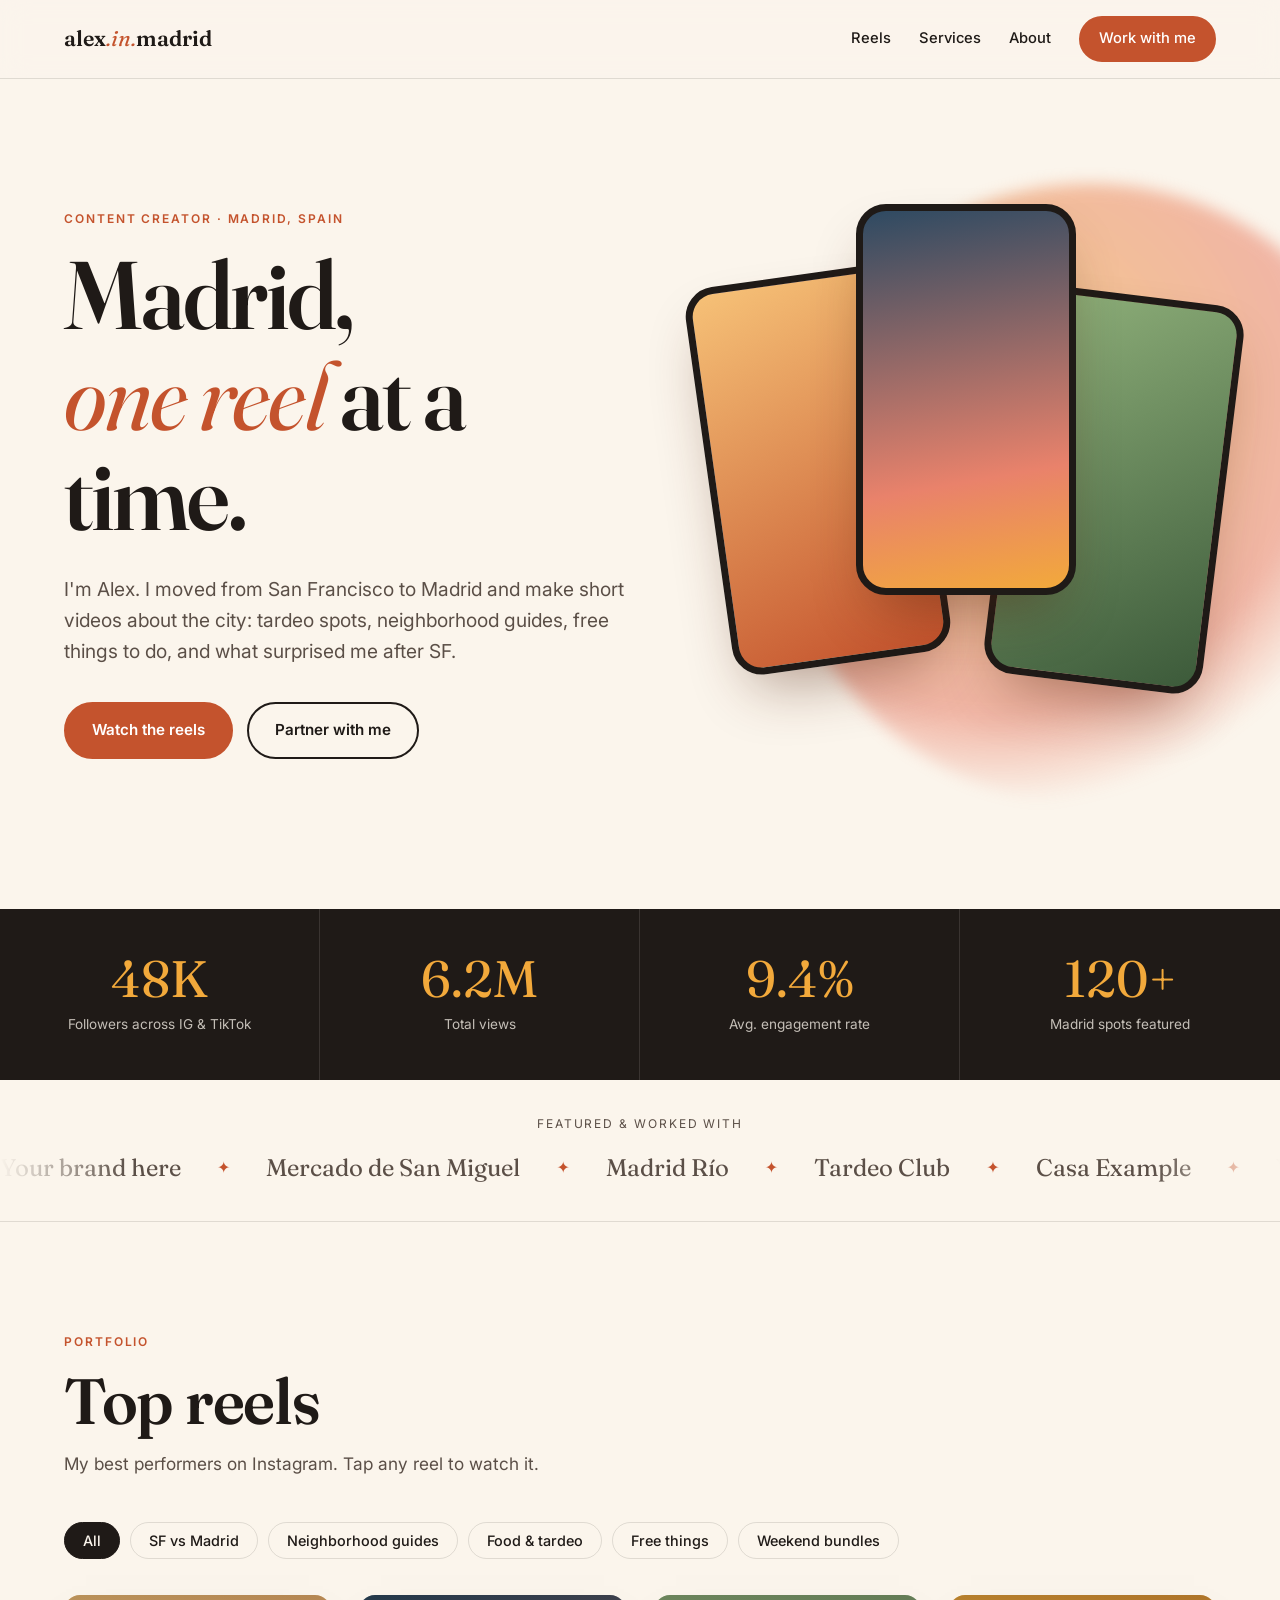
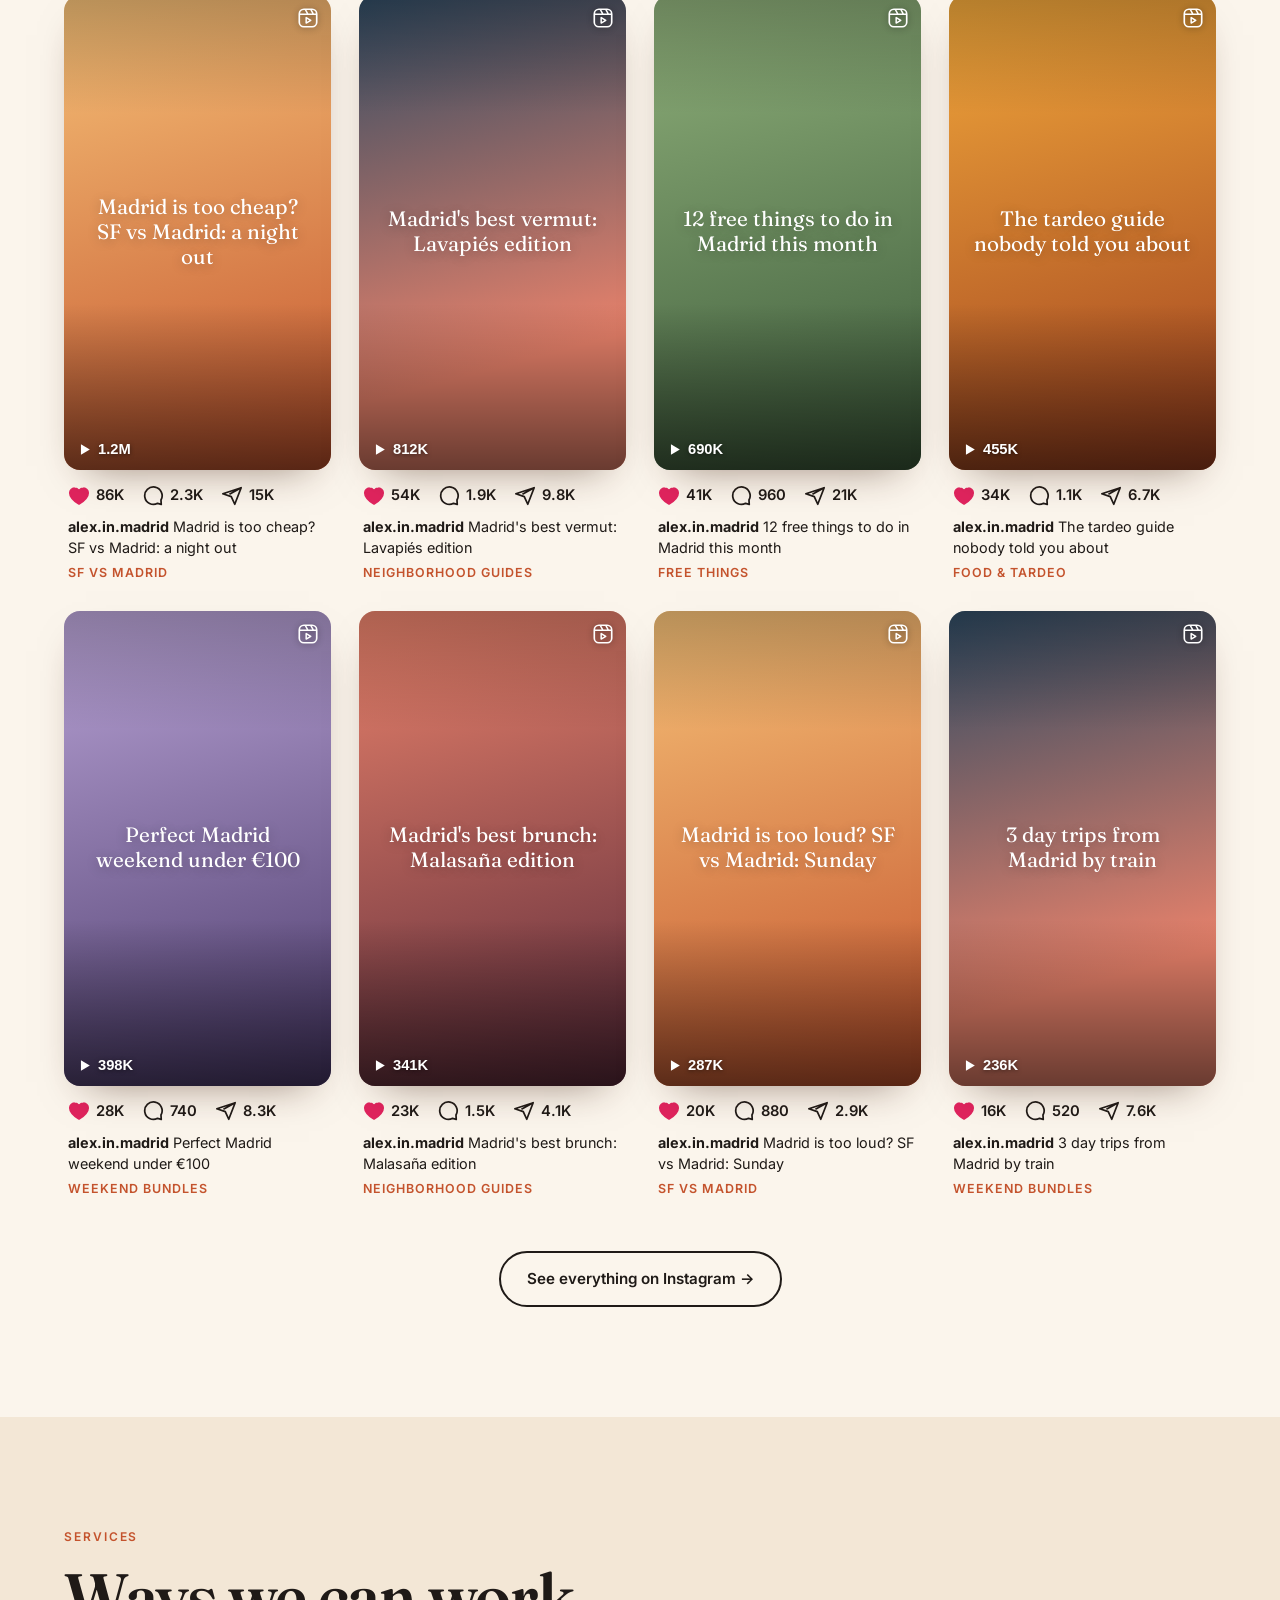
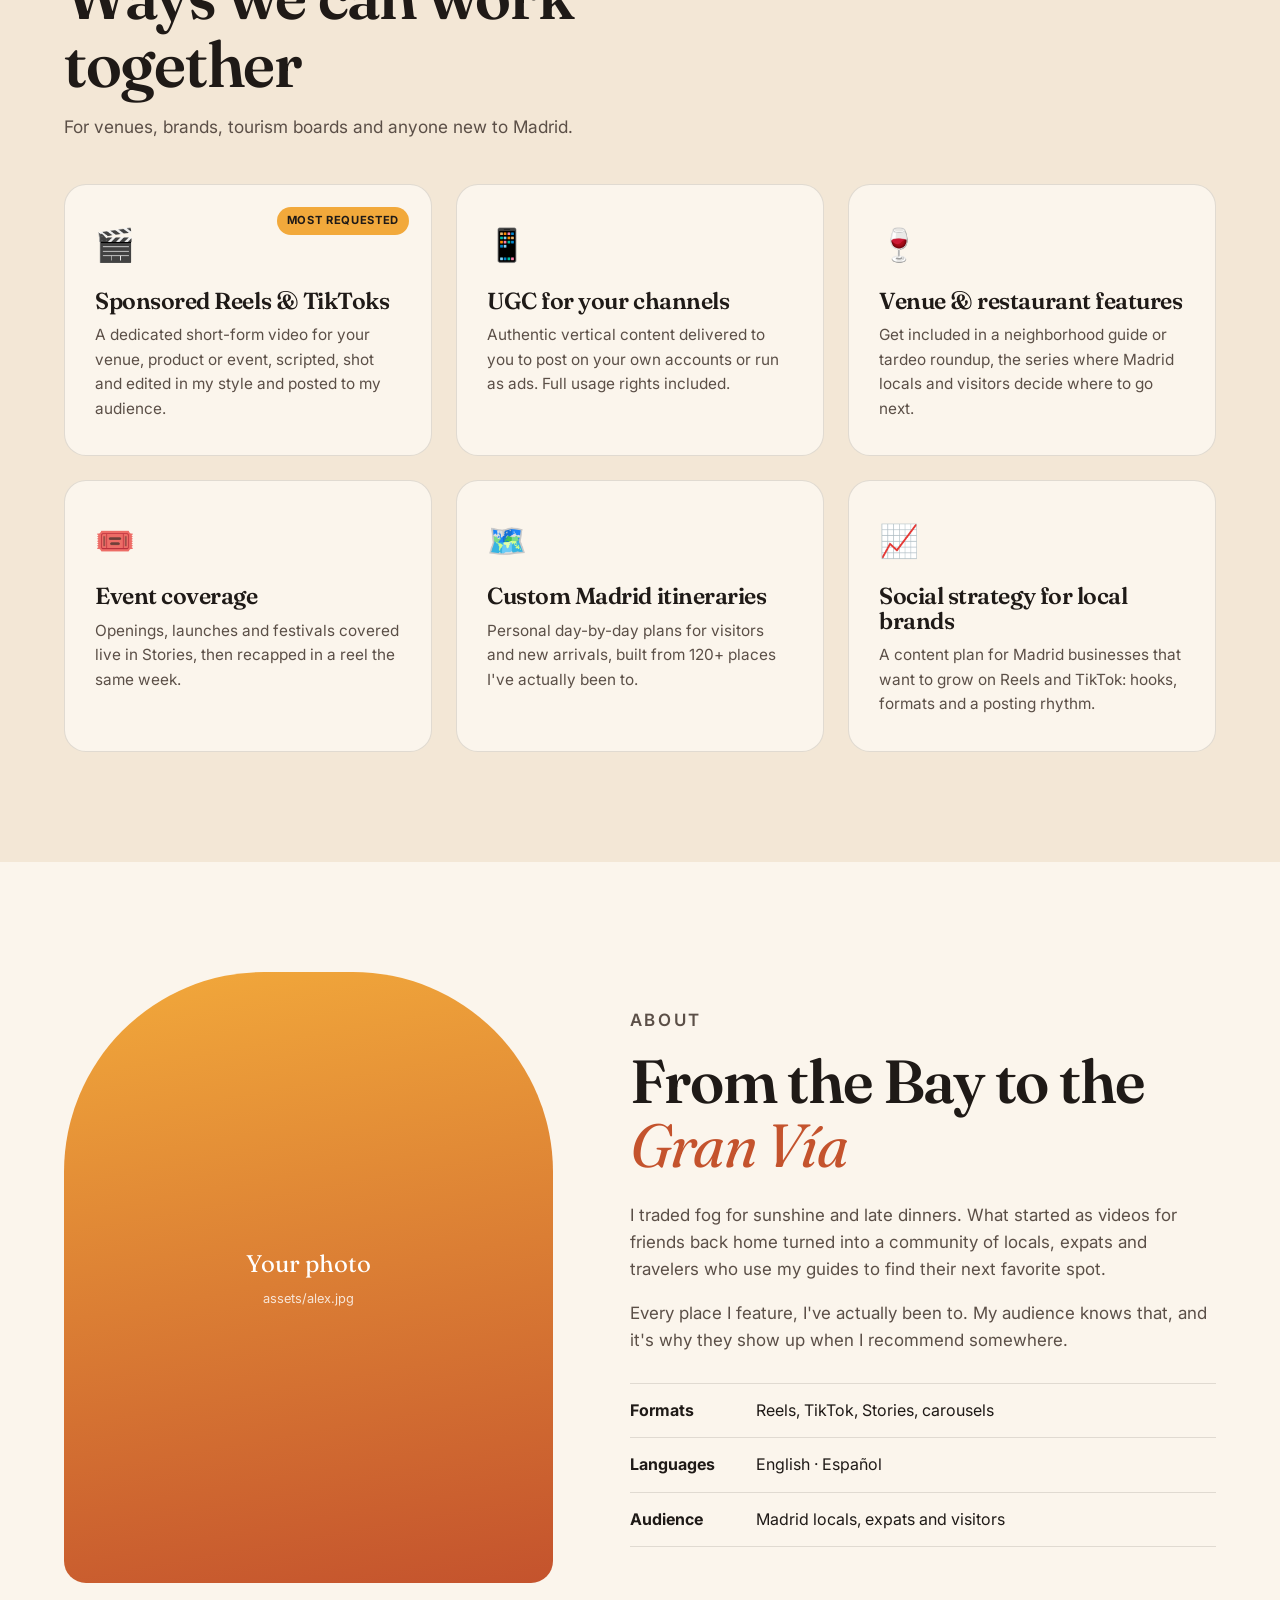
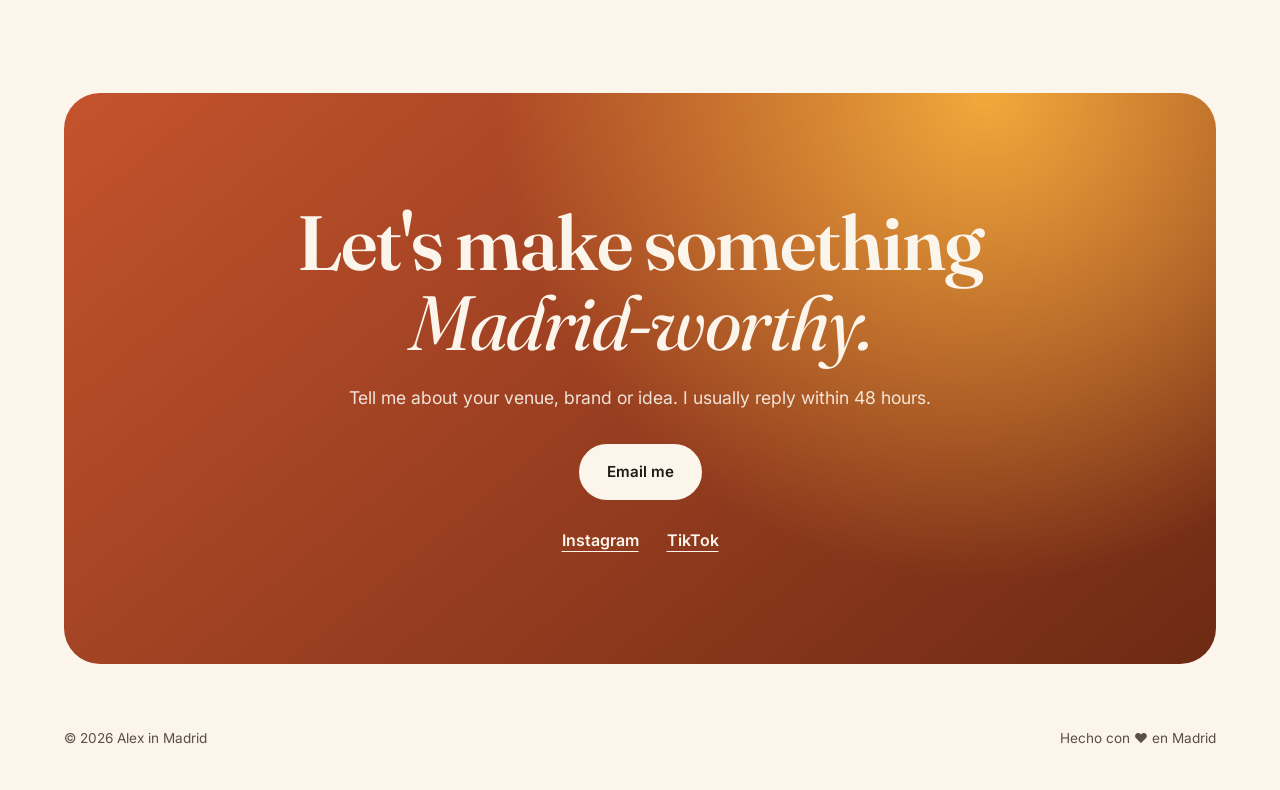
<file: index.html>
<!doctype html>
<html lang="en">
<head>
  <meta charset="utf-8" />
  <meta name="viewport" content="width=device-width, initial-scale=1" />
  <title>Alex in Madrid</title>
  <meta name="description" content="Alex in Madrid: short-form videos about the best of Madrid. Portfolio, top reels and creator services." />
  <link rel="preconnect" href="https://fonts.googleapis.com" />
  <link rel="preconnect" href="https://fonts.gstatic.com" crossorigin />
  <link href="https://fonts.googleapis.com/css2?family=Fraunces:ital,opsz,wght@0,9..144,400;0,9..144,600;1,9..144,400;1,9..144,600&family=Inter:wght@400;500;600;700&display=swap" rel="stylesheet" />
  <link rel="stylesheet" href="styles.css" />
</head>
<body>
  <header class="nav">
    <a class="logo" href="#top">alex<span>.in.</span>madrid</a>
    <nav>
      <a href="#reels">Reels</a>
      <a href="#services">Services</a>
      <a href="#about">About</a>
      <a class="btn btn-small" href="#contact">Work with me</a>
    </nav>
  </header>

  <main id="top">
    <!-- HERO -->
    <section class="hero">
      <div class="sun" aria-hidden="true"></div>
      <div class="hero-text">
        <p class="eyebrow">Content creator · Madrid, Spain</p>
        <h1>Madrid,<br /><em>one reel</em> at a time.</h1>
        <p class="lede">I'm Alex. I moved from San Francisco to Madrid and make short videos about the city: tardeo spots, neighborhood guides, free things to do, and what surprised me after SF.</p>
        <div class="hero-cta">
          <a class="btn" href="#reels">Watch the reels</a>
          <a class="btn btn-ghost" href="#contact">Partner with me</a>
        </div>
      </div>
      <div class="hero-phones" aria-hidden="true">
        <div class="phone p1"></div>
        <div class="phone p2"></div>
        <div class="phone p3"></div>
      </div>
    </section>

    <!-- STATS -->
    <section class="stats" id="stats"></section>

    <!-- BRANDS -->
    <section class="brands" id="brands" hidden>
      <p>Featured & worked with</p>
      <div class="marquee"><div class="marquee-track" id="brandTrack"></div></div>
    </section>

    <!-- REELS -->
    <section class="section" id="reels">
      <div class="section-head">
        <p class="eyebrow">Portfolio</p>
        <h2>Top reels</h2>
        <p class="sub">My best performers on Instagram. Tap any reel to watch it.</p>
      </div>
      <div class="chips" id="chips" role="tablist"></div>
      <div class="reel-grid" id="reelGrid"></div>
      <div class="center"><a class="btn btn-ghost" id="igLink" target="_blank" rel="noopener">See everything on Instagram →</a></div>
    </section>

    <!-- SERVICES -->
    <section class="section section-alt" id="services">
      <div class="section-head">
        <p class="eyebrow">Services</p>
        <h2>Ways we can work together</h2>
        <p class="sub">For venues, brands, tourism boards and anyone new to Madrid.</p>
      </div>
      <div class="service-grid" id="serviceGrid"></div>
    </section>

    <!-- ABOUT -->
    <section class="section about" id="about">
      <div class="about-photo">
        <!-- Replace with: <img src="assets/alex.jpg" alt="Alex in Madrid"> -->
        <div class="photo-placeholder"><span>Your photo</span><small>assets/alex.jpg</small></div>
      </div>
      <div class="about-text">
        <p class="eyebrow">About</p>
        <h2>From the Bay to the <em>Gran Vía</em></h2>
        <p>I traded fog for sunshine and late dinners. What started as videos for friends back home turned into a community of locals, expats and travelers who use my guides to find their next favorite spot.</p>
        <p>Every place I feature, I've actually been to. My audience knows that, and it's why they show up when I recommend somewhere.</p>
        <ul class="facts">
          <li><strong>Formats</strong> Reels, TikTok, Stories, carousels</li>
          <li><strong>Languages</strong> English · Español</li>
          <li><strong>Audience</strong> Madrid locals, expats and visitors</li>
        </ul>
      </div>
    </section>

    <!-- CONTACT -->
    <section class="contact" id="contact">
      <h2>Let's make something<br /><em>Madrid-worthy.</em></h2>
      <p>Tell me about your venue, brand or idea. I usually reply within 48 hours.</p>
      <a class="btn btn-light" id="emailBtn">Email me</a>
      <div class="socials">
        <a id="igSocial" target="_blank" rel="noopener">Instagram</a>
        <a id="ttSocial" target="_blank" rel="noopener">TikTok</a>
      </div>
    </section>
  </main>

  <footer class="footer">
    <span>© <span id="year"></span> Alex in Madrid</span>
    <span>Hecho con ❤️ en Madrid</span>
  </footer>

  <!-- Reel modal: shows the real Instagram embed -->
  <div class="modal" id="modal" hidden>
    <div class="modal-backdrop" data-close></div>
    <div class="modal-body" role="dialog" aria-modal="true" aria-label="Instagram reel">
      <button class="modal-close" data-close aria-label="Close">×</button>
      <div id="embedSlot"></div>
    </div>
  </div>

  <script src="data.js"></script>
  <script src="app.js"></script>
</body>
</html>
</file>
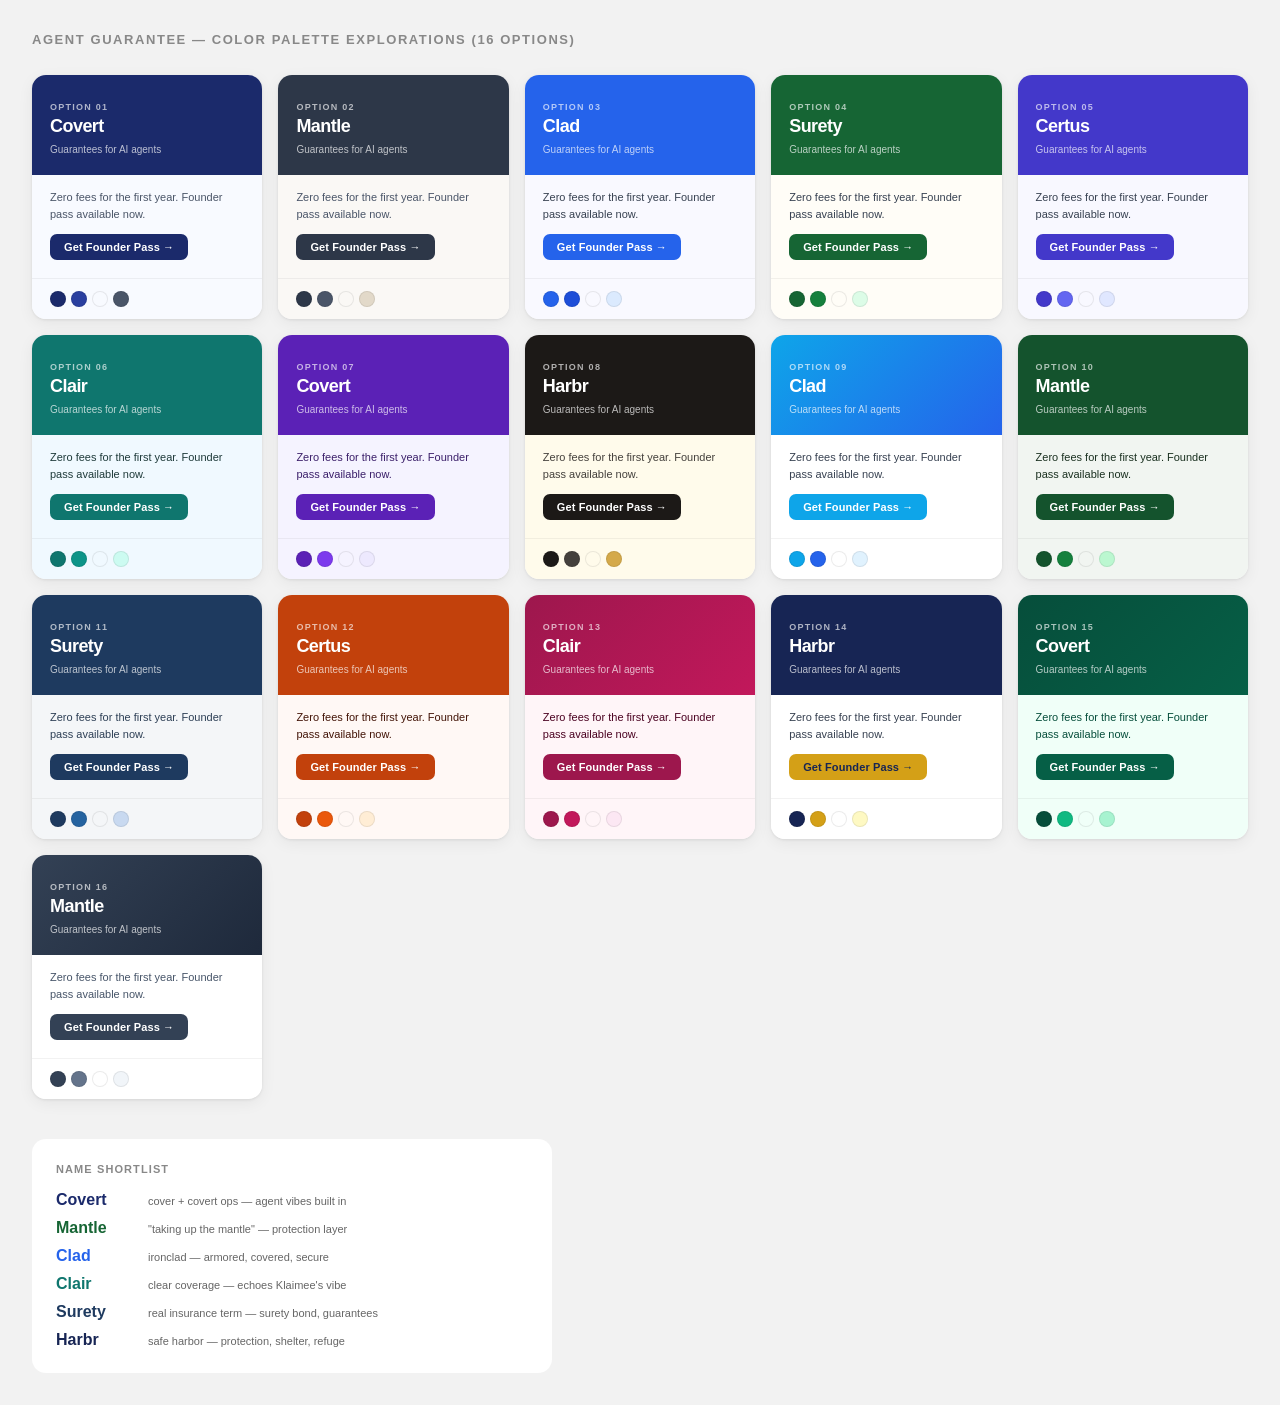
<file: preview-palettes.html>
<!DOCTYPE html>
<html lang="en">
<head>
<meta charset="UTF-8">
<meta name="viewport" content="width=device-width, initial-scale=1.0">
<title>Agent Guarantee — Color Scheme Preview</title>
<style>
  * { margin: 0; padding: 0; box-sizing: border-box; }
  body {
    font-family: -apple-system, BlinkMacSystemFont, 'Inter', 'Segoe UI', sans-serif;
    background: #F2F2F2;
    padding: 32px;
  }
  h1 {
    font-size: 13px;
    font-weight: 600;
    letter-spacing: 0.12em;
    text-transform: uppercase;
    color: #888;
    margin-bottom: 28px;
  }
  .grid {
    display: grid;
    grid-template-columns: repeat(auto-fill, minmax(220px, 1fr));
    gap: 16px;
  }
  .card {
    border-radius: 14px;
    overflow: hidden;
    box-shadow: 0 1px 3px rgba(0,0,0,0.08), 0 4px 16px rgba(0,0,0,0.06);
    background: white;
  }
  .card-hero {
    padding: 20px 18px 18px;
    min-height: 100px;
    display: flex;
    flex-direction: column;
    justify-content: flex-end;
    gap: 4px;
  }
  .card-hero .label {
    font-size: 9px;
    font-weight: 600;
    letter-spacing: 0.14em;
    text-transform: uppercase;
    opacity: 0.65;
  }
  .card-hero .brand {
    font-size: 18px;
    font-weight: 700;
    letter-spacing: -0.03em;
  }
  .card-hero .tagline {
    font-size: 10px;
    opacity: 0.7;
    margin-top: 2px;
    font-weight: 400;
    line-height: 1.4;
  }
  .card-body {
    padding: 14px 18px 18px;
    background: var(--bg);
    display: flex;
    flex-direction: column;
    gap: 12px;
  }
  .card-body p {
    font-size: 11px;
    color: var(--text-muted);
    line-height: 1.5;
  }
  .cta-btn {
    display: inline-block;
    padding: 7px 14px;
    border-radius: 7px;
    font-size: 11px;
    font-weight: 600;
    letter-spacing: 0.01em;
    background: var(--accent);
    color: var(--btn-text, white);
    width: fit-content;
  }
  .swatches {
    display: flex;
    gap: 5px;
    padding: 12px 18px;
    background: var(--bg);
    border-top: 1px solid rgba(0,0,0,0.05);
  }
  .swatch {
    width: 16px;
    height: 16px;
    border-radius: 50%;
    border: 1px solid rgba(0,0,0,0.08);
  }
  .card-num {
    font-size: 9px;
    font-weight: 700;
    letter-spacing: 0.1em;
    color: #bbb;
    padding: 10px 18px 0;
    background: var(--bg);
  }
</style>
</head>
<body>

<h1>Agent Guarantee — Color Palette Explorations (16 options)</h1>

<div class="grid">

  <!-- 01: Royal Navy + Cloud White -->
  <div class="card">
    <div class="card-hero" style="background:#1B2A6B; color:white;">
      <span class="label">Option 01</span>
      <span class="brand">Covert</span>
      <span class="tagline">Guarantees for AI agents</span>
    </div>
    <div class="card-body" style="--bg:#F8FAFF; --text-muted:#4A5568; --accent:#1B2A6B;">
      <p>Zero fees for the first year. Founder pass available now.</p>
      <span class="cta-btn">Get Founder Pass →</span>
    </div>
    <div class="swatches" style="background:#F8FAFF;">
      <div class="swatch" style="background:#1B2A6B;"></div>
      <div class="swatch" style="background:#2A3F9F;"></div>
      <div class="swatch" style="background:#F8FAFF;"></div>
      <div class="swatch" style="background:#4A5568;"></div>
    </div>
  </div>

  <!-- 02: Warm Cream + Deep Slate -->
  <div class="card">
    <div class="card-hero" style="background:#2D3748; color:white;">
      <span class="label">Option 02</span>
      <span class="brand">Mantle</span>
      <span class="tagline">Guarantees for AI agents</span>
    </div>
    <div class="card-body" style="--bg:#FAF8F5; --text-muted:#4A5568; --accent:#2D3748;">
      <p>Zero fees for the first year. Founder pass available now.</p>
      <span class="cta-btn">Get Founder Pass →</span>
    </div>
    <div class="swatches" style="background:#FAF8F5;">
      <div class="swatch" style="background:#2D3748;"></div>
      <div class="swatch" style="background:#4A5568;"></div>
      <div class="swatch" style="background:#FAF8F5;"></div>
      <div class="swatch" style="background:#E2D9C9;"></div>
    </div>
  </div>

  <!-- 03: Pearl + Cobalt Blue -->
  <div class="card">
    <div class="card-hero" style="background:#2563EB; color:white;">
      <span class="label">Option 03</span>
      <span class="brand">Clad</span>
      <span class="tagline">Guarantees for AI agents</span>
    </div>
    <div class="card-body" style="--bg:#F9F9FF; --text-muted:#374151; --accent:#2563EB;">
      <p>Zero fees for the first year. Founder pass available now.</p>
      <span class="cta-btn">Get Founder Pass →</span>
    </div>
    <div class="swatches" style="background:#F9F9FF;">
      <div class="swatch" style="background:#2563EB;"></div>
      <div class="swatch" style="background:#1D4ED8;"></div>
      <div class="swatch" style="background:#F9F9FF;"></div>
      <div class="swatch" style="background:#DBEAFE;"></div>
    </div>
  </div>

  <!-- 04: Ivory + Forest Green -->
  <div class="card">
    <div class="card-hero" style="background:#166534; color:white;">
      <span class="label">Option 04</span>
      <span class="brand">Surety</span>
      <span class="tagline">Guarantees for AI agents</span>
    </div>
    <div class="card-body" style="--bg:#FFFDF7; --text-muted:#374151; --accent:#166534;">
      <p>Zero fees for the first year. Founder pass available now.</p>
      <span class="cta-btn">Get Founder Pass →</span>
    </div>
    <div class="swatches" style="background:#FFFDF7;">
      <div class="swatch" style="background:#166534;"></div>
      <div class="swatch" style="background:#15803D;"></div>
      <div class="swatch" style="background:#FFFDF7;"></div>
      <div class="swatch" style="background:#DCFCE7;"></div>
    </div>
  </div>

  <!-- 05: Soft White + Indigo -->
  <div class="card">
    <div class="card-hero" style="background:#4338CA; color:white;">
      <span class="label">Option 05</span>
      <span class="brand">Certus</span>
      <span class="tagline">Guarantees for AI agents</span>
    </div>
    <div class="card-body" style="--bg:#F8F8FF; --text-muted:#374151; --accent:#4338CA;">
      <p>Zero fees for the first year. Founder pass available now.</p>
      <span class="cta-btn">Get Founder Pass →</span>
    </div>
    <div class="swatches" style="background:#F8F8FF;">
      <div class="swatch" style="background:#4338CA;"></div>
      <div class="swatch" style="background:#6366F1;"></div>
      <div class="swatch" style="background:#F8F8FF;"></div>
      <div class="swatch" style="background:#E0E7FF;"></div>
    </div>
  </div>

  <!-- 06: Sky Mist + Deep Teal -->
  <div class="card">
    <div class="card-hero" style="background:#0F766E; color:white;">
      <span class="label">Option 06</span>
      <span class="brand">Clair</span>
      <span class="tagline">Guarantees for AI agents</span>
    </div>
    <div class="card-body" style="--bg:#F0F9FF; --text-muted:#1E3A3A; --accent:#0F766E;">
      <p>Zero fees for the first year. Founder pass available now.</p>
      <span class="cta-btn">Get Founder Pass →</span>
    </div>
    <div class="swatches" style="background:#F0F9FF;">
      <div class="swatch" style="background:#0F766E;"></div>
      <div class="swatch" style="background:#0D9488;"></div>
      <div class="swatch" style="background:#F0F9FF;"></div>
      <div class="swatch" style="background:#CCFBF1;"></div>
    </div>
  </div>

  <!-- 07: Lavender + Deep Violet -->
  <div class="card">
    <div class="card-hero" style="background:#5B21B6; color:white;">
      <span class="label">Option 07</span>
      <span class="brand">Covert</span>
      <span class="tagline">Guarantees for AI agents</span>
    </div>
    <div class="card-body" style="--bg:#F5F3FF; --text-muted:#3B1F6A; --accent:#5B21B6;">
      <p>Zero fees for the first year. Founder pass available now.</p>
      <span class="cta-btn">Get Founder Pass →</span>
    </div>
    <div class="swatches" style="background:#F5F3FF;">
      <div class="swatch" style="background:#5B21B6;"></div>
      <div class="swatch" style="background:#7C3AED;"></div>
      <div class="swatch" style="background:#F5F3FF;"></div>
      <div class="swatch" style="background:#EDE9FE;"></div>
    </div>
  </div>

  <!-- 08: Champagne + Near-Black -->
  <div class="card">
    <div class="card-hero" style="background:#1C1917; color:white;">
      <span class="label">Option 08</span>
      <span class="brand">Harbr</span>
      <span class="tagline">Guarantees for AI agents</span>
    </div>
    <div class="card-body" style="--bg:#FFFBEB; --text-muted:#44403C; --accent:#1C1917;">
      <p>Zero fees for the first year. Founder pass available now.</p>
      <span class="cta-btn">Get Founder Pass →</span>
    </div>
    <div class="swatches" style="background:#FFFBEB;">
      <div class="swatch" style="background:#1C1917;"></div>
      <div class="swatch" style="background:#44403C;"></div>
      <div class="swatch" style="background:#FFFBEB;"></div>
      <div class="swatch" style="background:#D4A94A;"></div>
    </div>
  </div>

  <!-- 09: White + Sky Blue gradient hero -->
  <div class="card">
    <div class="card-hero" style="background: linear-gradient(135deg, #0EA5E9 0%, #2563EB 100%); color:white;">
      <span class="label">Option 09</span>
      <span class="brand">Clad</span>
      <span class="tagline">Guarantees for AI agents</span>
    </div>
    <div class="card-body" style="--bg:#FFFFFF; --text-muted:#374151; --accent:#0EA5E9;">
      <p>Zero fees for the first year. Founder pass available now.</p>
      <span class="cta-btn">Get Founder Pass →</span>
    </div>
    <div class="swatches" style="background:#FFFFFF;">
      <div class="swatch" style="background:#0EA5E9;"></div>
      <div class="swatch" style="background:#2563EB;"></div>
      <div class="swatch" style="background:#FFFFFF;"></div>
      <div class="swatch" style="background:#E0F2FE;"></div>
    </div>
  </div>

  <!-- 10: Sage + Dark Green -->
  <div class="card">
    <div class="card-hero" style="background:#14532D; color:white;">
      <span class="label">Option 10</span>
      <span class="brand">Mantle</span>
      <span class="tagline">Guarantees for AI agents</span>
    </div>
    <div class="card-body" style="--bg:#F1F5F1; --text-muted:#1A3020; --accent:#14532D;">
      <p>Zero fees for the first year. Founder pass available now.</p>
      <span class="cta-btn">Get Founder Pass →</span>
    </div>
    <div class="swatches" style="background:#F1F5F1;">
      <div class="swatch" style="background:#14532D;"></div>
      <div class="swatch" style="background:#15803D;"></div>
      <div class="swatch" style="background:#F1F5F1;"></div>
      <div class="swatch" style="background:#BBF7D0;"></div>
    </div>
  </div>

  <!-- 11: Silver Mist + Prussian Blue -->
  <div class="card">
    <div class="card-hero" style="background:#1E3A5F; color:white;">
      <span class="label">Option 11</span>
      <span class="brand">Surety</span>
      <span class="tagline">Guarantees for AI agents</span>
    </div>
    <div class="card-body" style="--bg:#F4F6F8; --text-muted:#2D3F55; --accent:#1E3A5F;">
      <p>Zero fees for the first year. Founder pass available now.</p>
      <span class="cta-btn">Get Founder Pass →</span>
    </div>
    <div class="swatches" style="background:#F4F6F8;">
      <div class="swatch" style="background:#1E3A5F;"></div>
      <div class="swatch" style="background:#2563A0;"></div>
      <div class="swatch" style="background:#F4F6F8;"></div>
      <div class="swatch" style="background:#C8D9F0;"></div>
    </div>
  </div>

  <!-- 12: Warm White + Terracotta -->
  <div class="card">
    <div class="card-hero" style="background:#C2410C; color:white;">
      <span class="label">Option 12</span>
      <span class="brand">Certus</span>
      <span class="tagline">Guarantees for AI agents</span>
    </div>
    <div class="card-body" style="--bg:#FFF8F5; --text-muted:#431407; --accent:#C2410C;">
      <p>Zero fees for the first year. Founder pass available now.</p>
      <span class="cta-btn">Get Founder Pass →</span>
    </div>
    <div class="swatches" style="background:#FFF8F5;">
      <div class="swatch" style="background:#C2410C;"></div>
      <div class="swatch" style="background:#EA580C;"></div>
      <div class="swatch" style="background:#FFF8F5;"></div>
      <div class="swatch" style="background:#FFEDD5;"></div>
    </div>
  </div>

  <!-- 13: Linen + Dark Rose Gold -->
  <div class="card">
    <div class="card-hero" style="background: linear-gradient(135deg, #9D174D 0%, #C2185B 100%); color:white;">
      <span class="label">Option 13</span>
      <span class="brand">Clair</span>
      <span class="tagline">Guarantees for AI agents</span>
    </div>
    <div class="card-body" style="--bg:#FFF5F8; --text-muted:#4A0020; --accent:#9D174D;">
      <p>Zero fees for the first year. Founder pass available now.</p>
      <span class="cta-btn">Get Founder Pass →</span>
    </div>
    <div class="swatches" style="background:#FFF5F8;">
      <div class="swatch" style="background:#9D174D;"></div>
      <div class="swatch" style="background:#C2185B;"></div>
      <div class="swatch" style="background:#FFF5F8;"></div>
      <div class="swatch" style="background:#FCE7F3;"></div>
    </div>
  </div>

  <!-- 14: White + Navy + Gold accent -->
  <div class="card">
    <div class="card-hero" style="background:#172554; color:white;">
      <span class="label">Option 14</span>
      <span class="brand">Harbr</span>
      <span class="tagline">Guarantees for AI agents</span>
    </div>
    <div class="card-body" style="--bg:#FFFFFF; --text-muted:#374151; --accent:#D4A017;">
      <p>Zero fees for the first year. Founder pass available now.</p>
      <span class="cta-btn" style="background:#D4A017; color:#172554;">Get Founder Pass →</span>
    </div>
    <div class="swatches" style="background:#FFFFFF;">
      <div class="swatch" style="background:#172554;"></div>
      <div class="swatch" style="background:#D4A017;"></div>
      <div class="swatch" style="background:#FFFFFF;"></div>
      <div class="swatch" style="background:#FEF9C3;"></div>
    </div>
  </div>

  <!-- 15: Mint + Deep Navy gradient -->
  <div class="card">
    <div class="card-hero" style="background: linear-gradient(135deg, #064E3B 0%, #065F46 100%); color:white;">
      <span class="label">Option 15</span>
      <span class="brand">Covert</span>
      <span class="tagline">Guarantees for AI agents</span>
    </div>
    <div class="card-body" style="--bg:#F0FFF8; --text-muted:#064E3B; --accent:#065F46;">
      <p>Zero fees for the first year. Founder pass available now.</p>
      <span class="cta-btn">Get Founder Pass →</span>
    </div>
    <div class="swatches" style="background:#F0FFF8;">
      <div class="swatch" style="background:#064E3B;"></div>
      <div class="swatch" style="background:#10B981;"></div>
      <div class="swatch" style="background:#F0FFF8;"></div>
      <div class="swatch" style="background:#A7F3D0;"></div>
    </div>
  </div>

  <!-- 16: True White + Slate Blue (clean SaaS) -->
  <div class="card">
    <div class="card-hero" style="background: linear-gradient(135deg, #334155 0%, #1E293B 100%); color:white;">
      <span class="label">Option 16</span>
      <span class="brand">Mantle</span>
      <span class="tagline">Guarantees for AI agents</span>
    </div>
    <div class="card-body" style="--bg:#FFFFFF; --text-muted:#475569; --accent:#334155;">
      <p>Zero fees for the first year. Founder pass available now.</p>
      <span class="cta-btn">Get Founder Pass →</span>
    </div>
    <div class="swatches" style="background:#FFFFFF;">
      <div class="swatch" style="background:#334155;"></div>
      <div class="swatch" style="background:#64748B;"></div>
      <div class="swatch" style="background:#FFFFFF;"></div>
      <div class="swatch" style="background:#F1F5F9;"></div>
    </div>
  </div>

</div>

<div style="margin-top:40px; padding:24px; background:white; border-radius:14px; max-width:520px;">
  <p style="font-size:11px; font-weight:600; letter-spacing:0.1em; text-transform:uppercase; color:#888; margin-bottom:16px;">Name Shortlist</p>
  <div style="display:flex; flex-direction:column; gap:10px;">
    <div style="display:flex; gap:12px; align-items:baseline;">
      <span style="font-size:16px; font-weight:700; color:#1B2A6B; min-width:80px;">Covert</span>
      <span style="font-size:11px; color:#666;">cover + covert ops — agent vibes built in</span>
    </div>
    <div style="display:flex; gap:12px; align-items:baseline;">
      <span style="font-size:16px; font-weight:700; color:#166534; min-width:80px;">Mantle</span>
      <span style="font-size:11px; color:#666;">"taking up the mantle" — protection layer</span>
    </div>
    <div style="display:flex; gap:12px; align-items:baseline;">
      <span style="font-size:16px; font-weight:700; color:#2563EB; min-width:80px;">Clad</span>
      <span style="font-size:11px; color:#666;">ironclad — armored, covered, secure</span>
    </div>
    <div style="display:flex; gap:12px; align-items:baseline;">
      <span style="font-size:16px; font-weight:700; color:#0F766E; min-width:80px;">Clair</span>
      <span style="font-size:11px; color:#666;">clear coverage — echoes Klaimee's vibe</span>
    </div>
    <div style="display:flex; gap:12px; align-items:baseline;">
      <span style="font-size:16px; font-weight:700; color:#1E3A5F; min-width:80px;">Surety</span>
      <span style="font-size:11px; color:#666;">real insurance term — surety bond, guarantees</span>
    </div>
    <div style="display:flex; gap:12px; align-items:baseline;">
      <span style="font-size:16px; font-weight:700; color:#172554; min-width:80px;">Harbr</span>
      <span style="font-size:11px; color:#666;">safe harbor — protection, shelter, refuge</span>
    </div>
  </div>
</div>

</body>
</html>
</file>
<file: styles.css>
:root {
  --cream: #fbf5ec;
  --sand: #f3e7d6;
  --ink: #1f1a17;
  --ink-soft: #5b4f47;
  --terracotta: #c4532d;
  --terracotta-dark: #9f3f1f;
  --saffron: #f2a93b;
  --rose: #e9826b;
  --line: rgba(31, 26, 23, 0.12);
  --serif: "Fraunces", Georgia, serif;
  --sans: "Inter", system-ui, -apple-system, sans-serif;
  --radius: 22px;
}

* { box-sizing: border-box; }
html { scroll-behavior: smooth; }
body {
  margin: 0;
  background: var(--cream);
  color: var(--ink);
  font-family: var(--sans);
  line-height: 1.6;
  -webkit-font-smoothing: antialiased;
  overflow-x: hidden;
}
a { color: inherit; }
h1, h2, h3 { font-family: var(--serif); font-weight: 600; line-height: 1.05; margin: 0; letter-spacing: -0.02em; }
em { font-style: italic; color: var(--terracotta); font-weight: 400; }
[hidden] { display: none !important; }

/* ── Nav ── */
.nav {
  position: sticky; top: 0; z-index: 50;
  display: flex; align-items: center; justify-content: space-between;
  padding: 16px clamp(16px, 5vw, 64px);
  background: rgba(251, 245, 236, 0.82);
  backdrop-filter: blur(14px);
  border-bottom: 1px solid var(--line);
}
.logo { font-family: var(--serif); font-size: 1.35rem; font-weight: 600; text-decoration: none; }
.logo span { color: var(--terracotta); font-style: italic; font-weight: 400; }
.nav nav { display: flex; align-items: center; gap: 28px; }
.nav nav a { text-decoration: none; font-size: 0.92rem; font-weight: 500; }
.nav nav a:not(.btn):hover { color: var(--terracotta); }

/* ── Buttons ── */
.btn {
  display: inline-block; padding: 14px 26px; border-radius: 999px;
  background: var(--terracotta); color: #fff; text-decoration: none;
  font-weight: 600; font-size: 0.95rem; border: 2px solid var(--terracotta);
  transition: transform .2s, background .2s;
}
.btn:hover { transform: translateY(-2px); background: var(--terracotta-dark); border-color: var(--terracotta-dark); }
.btn-small { padding: 9px 18px; font-size: 0.85rem; color: #fff !important; }
.btn-ghost { background: transparent; color: var(--ink); border-color: var(--ink); }
.btn-ghost:hover { background: var(--ink); color: var(--cream); border-color: var(--ink); }
.btn-light { background: var(--cream); color: var(--ink); border-color: var(--cream); }
.btn-light:hover { background: #fff; border-color: #fff; }

.eyebrow {
  text-transform: uppercase; letter-spacing: 0.16em; font-size: 0.75rem;
  font-weight: 600; color: var(--terracotta); margin: 0 0 16px;
}

/* ── Hero ── */
.hero {
  position: relative; display: grid; grid-template-columns: 1.1fr 1fr; align-items: center;
  gap: 40px; min-height: calc(100vh - 70px);
  padding: 60px clamp(16px, 5vw, 64px) 80px; overflow: hidden;
}
.sun {
  position: absolute; width: 620px; height: 620px; border-radius: 50%;
  right: -120px; top: 50%; transform: translateY(-50%);
  background: radial-gradient(circle at 35% 35%, var(--saffron), var(--rose) 55%, transparent 71%);
  opacity: 0.55; filter: blur(8px); z-index: 0;
}
.hero-text { position: relative; z-index: 1; }
.hero h1 { font-size: clamp(3rem, 7.5vw, 6.4rem); }
.lede { font-size: clamp(1.05rem, 1.6vw, 1.2rem); color: var(--ink-soft); max-width: 34em; margin: 28px 0 36px; }
.hero-cta { display: flex; gap: 14px; flex-wrap: wrap; }

.hero-phones { position: relative; height: 560px; z-index: 1; }
.phone {
  position: absolute; width: 220px; aspect-ratio: 9 / 16; border-radius: 30px;
  border: 7px solid var(--ink); box-shadow: 0 30px 60px -20px rgba(80, 30, 10, .45);
  background-size: cover; background-position: center;
}
.p1 { left: 4%; top: 70px; transform: rotate(-8deg); background: linear-gradient(160deg, #f6c177, #c4532d); animation: float 7s ease-in-out infinite; }
.p2 { left: 32%; top: 0; z-index: 2; background: linear-gradient(170deg, #2e4a62, #e9826b 70%, #f2a93b); animation: float 7s ease-in-out -2s infinite; }
.p3 { left: 60%; top: 90px; transform: rotate(7deg); background: linear-gradient(150deg, #8fb07a, #3c5a3a); animation: float 7s ease-in-out -4s infinite; }
@keyframes float { 50% { translate: 0 -14px; } }

/* ── Stats ── */
.stats {
  display: grid; grid-template-columns: repeat(4, 1fr);
  background: var(--ink); color: var(--cream);
}
.stat { padding: 44px 24px; text-align: center; border-right: 1px solid rgba(251, 245, 236, .12); }
.stat:last-child { border-right: 0; }
.stat-value { display: block; font-family: var(--serif); font-size: clamp(2.2rem, 4vw, 3.4rem); color: var(--saffron); line-height: 1; }
.stat-label { display: block; margin-top: 10px; font-size: .85rem; opacity: .75; }

/* ── Brands marquee ── */
.brands { padding: 34px 0; border-bottom: 1px solid var(--line); text-align: center; }
.brands p { margin: 0 0 16px; font-size: .75rem; letter-spacing: .16em; text-transform: uppercase; color: var(--ink-soft); }
.marquee { overflow: hidden; mask-image: linear-gradient(90deg, transparent, #000 10%, #000 90%, transparent); }
.marquee-track { display: flex; width: max-content; animation: scroll 32s linear infinite; }
.marquee-track > div { display: flex; align-items: center; gap: 36px; padding-right: 36px; white-space: nowrap; }
.marquee-track span { font-family: var(--serif); font-size: 1.5rem; color: var(--ink-soft); }
.marquee-track i { color: var(--terracotta); font-style: normal; }
@keyframes scroll { to { transform: translateX(-50%); } }

/* ── Sections ── */
.section { padding: 110px clamp(16px, 5vw, 64px); }
.section-alt { background: var(--sand); }
.section-head { max-width: 640px; margin-bottom: 44px; }
.section-head h2 { font-size: clamp(2.4rem, 5vw, 4rem); }
.sub { color: var(--ink-soft); font-size: 1.08rem; margin: 16px 0 0; }
.center { text-align: center; margin-top: 52px; }

/* ── Chips ── */
.chips { display: flex; gap: 10px; flex-wrap: wrap; margin-bottom: 36px; }
.chip {
  font: 500 .9rem var(--sans); padding: 9px 18px; border-radius: 999px; cursor: pointer;
  border: 1.5px solid var(--line); background: transparent; color: var(--ink); transition: .2s;
}
.chip:hover { border-color: var(--ink); }
.chip.active { background: var(--ink); color: var(--cream); border-color: var(--ink); }

/* ── Reels (Instagram-style) ── */
.reel-grid { display: grid; grid-template-columns: repeat(4, 1fr); gap: 28px; }
.reel { min-width: 0; }
.reel-cover {
  position: relative; display: block; width: 100%; aspect-ratio: 9 / 16; padding: 0;
  border: 0; border-radius: 16px; overflow: hidden; cursor: pointer; color: #fff;
  box-shadow: 0 18px 40px -22px rgba(60, 25, 10, .55); transition: transform .35s cubic-bezier(.2,.8,.2,1), box-shadow .35s;
}
.reel-cover:hover { transform: translateY(-6px); box-shadow: 0 28px 50px -22px rgba(60, 25, 10, .6); }
.reel-cover img { width: 100%; height: 100%; object-fit: cover; display: block; }
.reel-cover::after {
  content: ""; position: absolute; inset: 0;
  background: linear-gradient(to top, rgba(0,0,0,.55), transparent 35%, transparent 75%, rgba(0,0,0,.25));
}
.ph-0 { background: linear-gradient(165deg, #f6c177, #c4532d); }
.ph-1 { background: linear-gradient(165deg, #2e4a62, #e9826b 75%); }
.ph-2 { background: linear-gradient(165deg, #8fb07a, #3c5a3a); }
.ph-3 { background: linear-gradient(165deg, #f2a93b, #9f3f1f); }
.ph-4 { background: linear-gradient(165deg, #b9a3d6, #4b3a6b); }
.ph-5 { background: linear-gradient(165deg, #e9826b, #5b2a3a); }
.ph-text {
  position: absolute; inset: 0; display: flex; align-items: center; justify-content: center;
  padding: 22px; text-align: center; font-family: var(--serif); font-size: 1.3rem; line-height: 1.2;
  text-shadow: 0 2px 12px rgba(0,0,0,.25);
}
.reel-badge, .reel-views, .reel-play { position: absolute; z-index: 1; display: flex; align-items: center; }
.reel-badge { top: 12px; right: 12px; }
.reel-badge svg { width: 22px; height: 22px; filter: drop-shadow(0 1px 3px rgba(0,0,0,.4)); }
.reel-views { left: 12px; bottom: 12px; gap: 5px; font-weight: 600; font-size: .92rem; text-shadow: 0 1px 4px rgba(0,0,0,.5); }
.reel-views svg { width: 17px; height: 17px; }
.reel-play {
  inset: 0; margin: auto; width: 64px; height: 64px; justify-content: center; border-radius: 50%;
  background: rgba(255,255,255,.22); backdrop-filter: blur(6px); opacity: 0; transform: scale(.8); transition: .3s;
}
.reel-play svg { width: 28px; height: 28px; margin-left: 4px; }
.reel-cover:hover .reel-play { opacity: 1; transform: scale(1); }

.reel-meta { padding: 14px 4px 0; }
.reel-actions { display: flex; gap: 18px; font-weight: 600; font-size: .92rem; }
.reel-actions span { display: flex; align-items: center; gap: 6px; }
.reel-actions svg { width: 22px; height: 22px; }
.reel-actions span:first-child svg { color: #e0245e; }
.reel-actions span:first-child svg path { fill: #e0245e; stroke: #e0245e; }
.reel-caption {
  margin: 10px 0 4px; font-size: .9rem; line-height: 1.45;
  display: -webkit-box; -webkit-line-clamp: 2; -webkit-box-orient: vertical; overflow: hidden;
}
.reel-series { margin: 0; font-size: .78rem; color: var(--terracotta); font-weight: 600; text-transform: uppercase; letter-spacing: .08em; }

/* ── Services ── */
.service-grid { display: grid; grid-template-columns: repeat(3, 1fr); gap: 24px; }
.service {
  position: relative; background: var(--cream); border-radius: var(--radius); padding: 34px 30px;
  border: 1px solid var(--line); transition: transform .3s, box-shadow .3s;
}
.service:hover { transform: translateY(-4px); box-shadow: 0 24px 40px -28px rgba(60, 25, 10, .5); }
.service-icon { font-size: 2rem; display: block; margin-bottom: 18px; }
.service h3 { font-size: 1.45rem; margin-bottom: 10px; }
.service p { margin: 0; color: var(--ink-soft); font-size: .96rem; }
.service-tag {
  position: absolute; top: 22px; right: 22px; background: var(--saffron); color: var(--ink);
  font-size: .7rem; font-weight: 700; padding: 5px 10px; border-radius: 999px; text-transform: uppercase; letter-spacing: .06em;
}

/* ── About ── */
.about { display: grid; grid-template-columns: 1fr 1.2fr; gap: clamp(32px, 6vw, 90px); align-items: center; }
.about-photo img, .photo-placeholder {
  width: 100%; aspect-ratio: 4 / 5; border-radius: 200px 200px var(--radius) var(--radius); object-fit: cover; display: block;
}
.photo-placeholder {
  display: flex; flex-direction: column; gap: 6px; align-items: center; justify-content: center; text-align: center; color: #fff;
  font-family: var(--serif); font-size: 1.5rem; background: linear-gradient(170deg, var(--saffron), var(--terracotta));
}
.photo-placeholder small { font-family: var(--sans); font-size: .8rem; opacity: .8; }
.about h2 { font-size: clamp(2.4rem, 5vw, 3.8rem); margin-bottom: 24px; }
.about-text p { color: var(--ink-soft); font-size: 1.06rem; }
.facts { list-style: none; padding: 0; margin: 28px 0 0; border-top: 1px solid var(--line); }
.facts li { padding: 14px 0; border-bottom: 1px solid var(--line); display: flex; gap: 16px; }
.facts strong { min-width: 110px; }

/* ── Contact ── */
.contact {
  margin: 0 clamp(16px, 5vw, 64px) 64px; padding: clamp(60px, 9vw, 110px) 24px;
  border-radius: 36px; text-align: center; color: var(--cream);
  background: radial-gradient(circle at 80% 0%, var(--saffron), transparent 45%), linear-gradient(140deg, var(--terracotta), #6e2a14);
}
.contact h2 { font-size: clamp(2.4rem, 6vw, 4.8rem); }
.contact em { color: var(--cream); }
.contact p { opacity: .9; font-size: 1.1rem; margin: 20px 0 32px; }
.socials { margin-top: 28px; display: flex; gap: 28px; justify-content: center; }
.socials a { font-weight: 600; text-underline-offset: 5px; }

.footer {
  display: flex; justify-content: space-between; flex-wrap: wrap; gap: 10px;
  padding: 0 clamp(16px, 5vw, 64px) 40px; font-size: .85rem; color: var(--ink-soft);
}

/* ── Modal ── */
.modal { position: fixed; inset: 0; z-index: 100; display: flex; align-items: center; justify-content: center; padding: 16px; }
.modal-backdrop { position: absolute; inset: 0; background: rgba(20, 12, 8, .78); backdrop-filter: blur(6px); }
.modal-body { position: relative; max-height: 92vh; overflow: auto; border-radius: 12px; width: min(400px, 100%); }
.modal-close {
  position: fixed; top: 18px; right: 22px; z-index: 2; width: 44px; height: 44px; border-radius: 50%;
  border: 0; background: var(--cream); font-size: 1.6rem; cursor: pointer; line-height: 1;
}
#embedSlot { background: #fff; border-radius: 12px; min-height: 200px; }
#embedSlot > blockquote > a { display: block; padding: 40px 20px; text-align: center; font-weight: 600; }

/* ── Reveal ── */
.reel, .service, .stat, .section-head, .about > * { opacity: 0; transform: translateY(24px); transition: opacity .7s ease, transform .7s ease; }
.reel { transition-delay: calc(var(--i, 0) % 4 * 80ms); }
.in { opacity: 1 !important; transform: none !important; }
@media (prefers-reduced-motion: reduce) {
  *, *::before, *::after { animation: none !important; transition: none !important; }
  .reel, .service, .stat, .section-head, .about > * { opacity: 1; transform: none; }
}

/* ── Responsive ── */
@media (max-width: 1024px) {
  .reel-grid { grid-template-columns: repeat(3, 1fr); }
  .service-grid { grid-template-columns: repeat(2, 1fr); }
}
@media (max-width: 820px) {
  .nav nav a:not(.btn) { display: none; }
  .hero { grid-template-columns: 1fr; min-height: auto; padding-top: 40px; }
  .hero-phones { height: 380px; }
  .phone { width: 150px; border-width: 5px; border-radius: 22px; }
  .sun { width: 420px; height: 420px; top: 70%; }
  .stats { grid-template-columns: repeat(2, 1fr); }
  .stat:nth-child(2) { border-right: 0; }
  .stat:nth-child(-n+2) { border-bottom: 1px solid rgba(251, 245, 236, .12); }
  .reel-grid { grid-template-columns: repeat(2, 1fr); gap: 18px; }
  .about { grid-template-columns: 1fr; }
  .about-photo { max-width: 380px; }
  .section { padding: 80px 16px; }
}
@media (max-width: 520px) {
  .service-grid { grid-template-columns: 1fr; }
  .reel-actions { gap: 12px; font-size: .82rem; }
  .reel-actions svg { width: 19px; height: 19px; }
  .ph-text { font-size: 1.05rem; padding: 14px; }
  .stat { padding: 30px 12px; }
}
</file>
